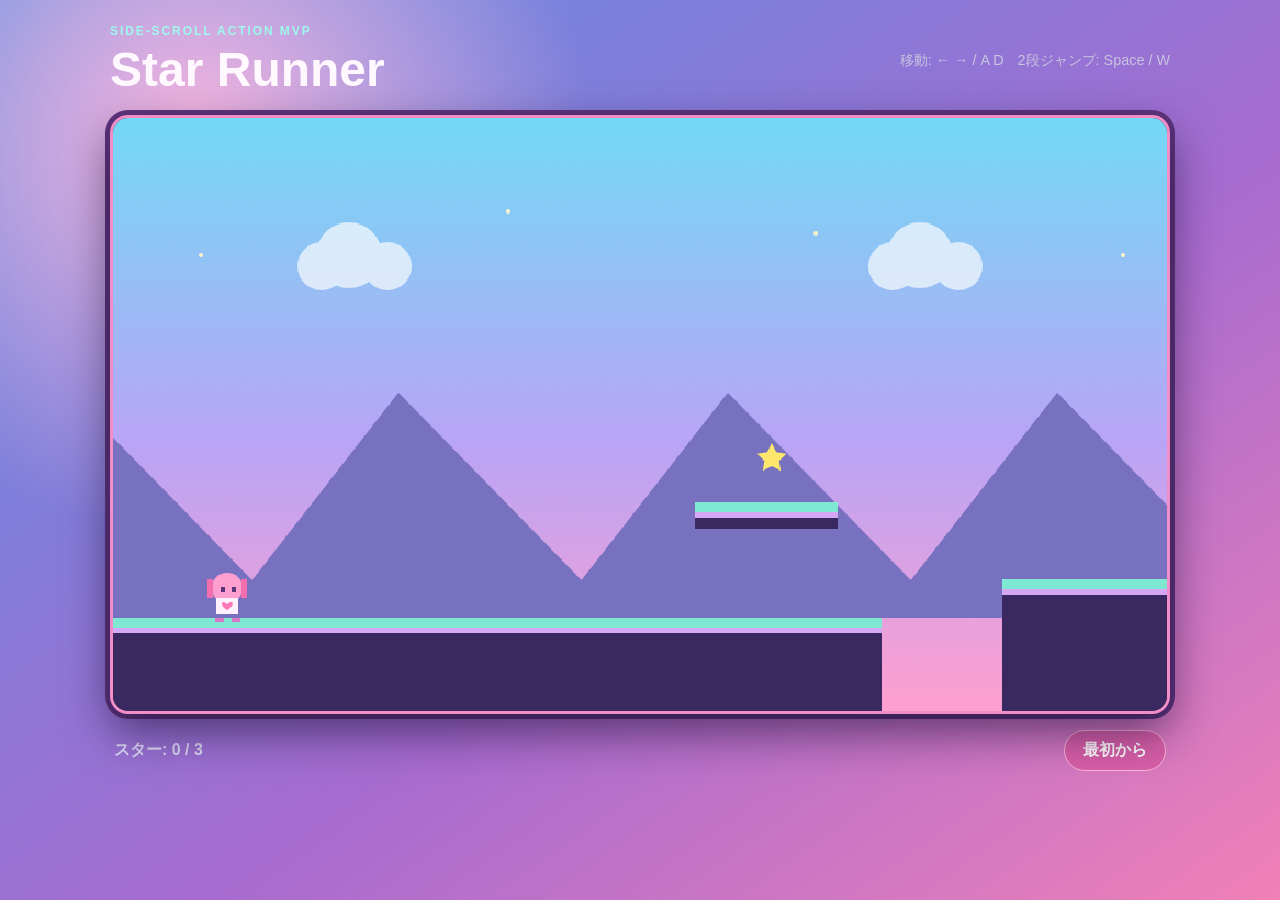
<file: index.html>
<!DOCTYPE html>
<html lang="ja">
<head>
    <meta charset="UTF-8">
    <meta name="viewport" content="width=device-width, initial-scale=1.0">
    <title>Star Runner</title>
    <link rel="stylesheet" href="style.css">
</head>
<body>
    <main class="game-shell">
        <header class="game-header">
            <div>
                <p class="eyebrow">SIDE-SCROLL ACTION MVP</p>
                <h1>Star Runner</h1>
            </div>
            <p class="controls">移動: ← → / A D　2段ジャンプ: Space / W</p>
        </header>

        <section class="game-frame" aria-label="Star Runner ゲーム画面">
            <canvas id="gameCanvas" width="960" height="540"></canvas>
            <div id="status" class="status" role="status" aria-live="polite"></div>
        </section>

        <div class="game-footer">
            <span id="progress">スター: 0 / 3</span>
            <button id="restartButton" type="button">最初から</button>
        </div>
    </main>
    <script src="game.js"></script>
</body>
</html>
</file>
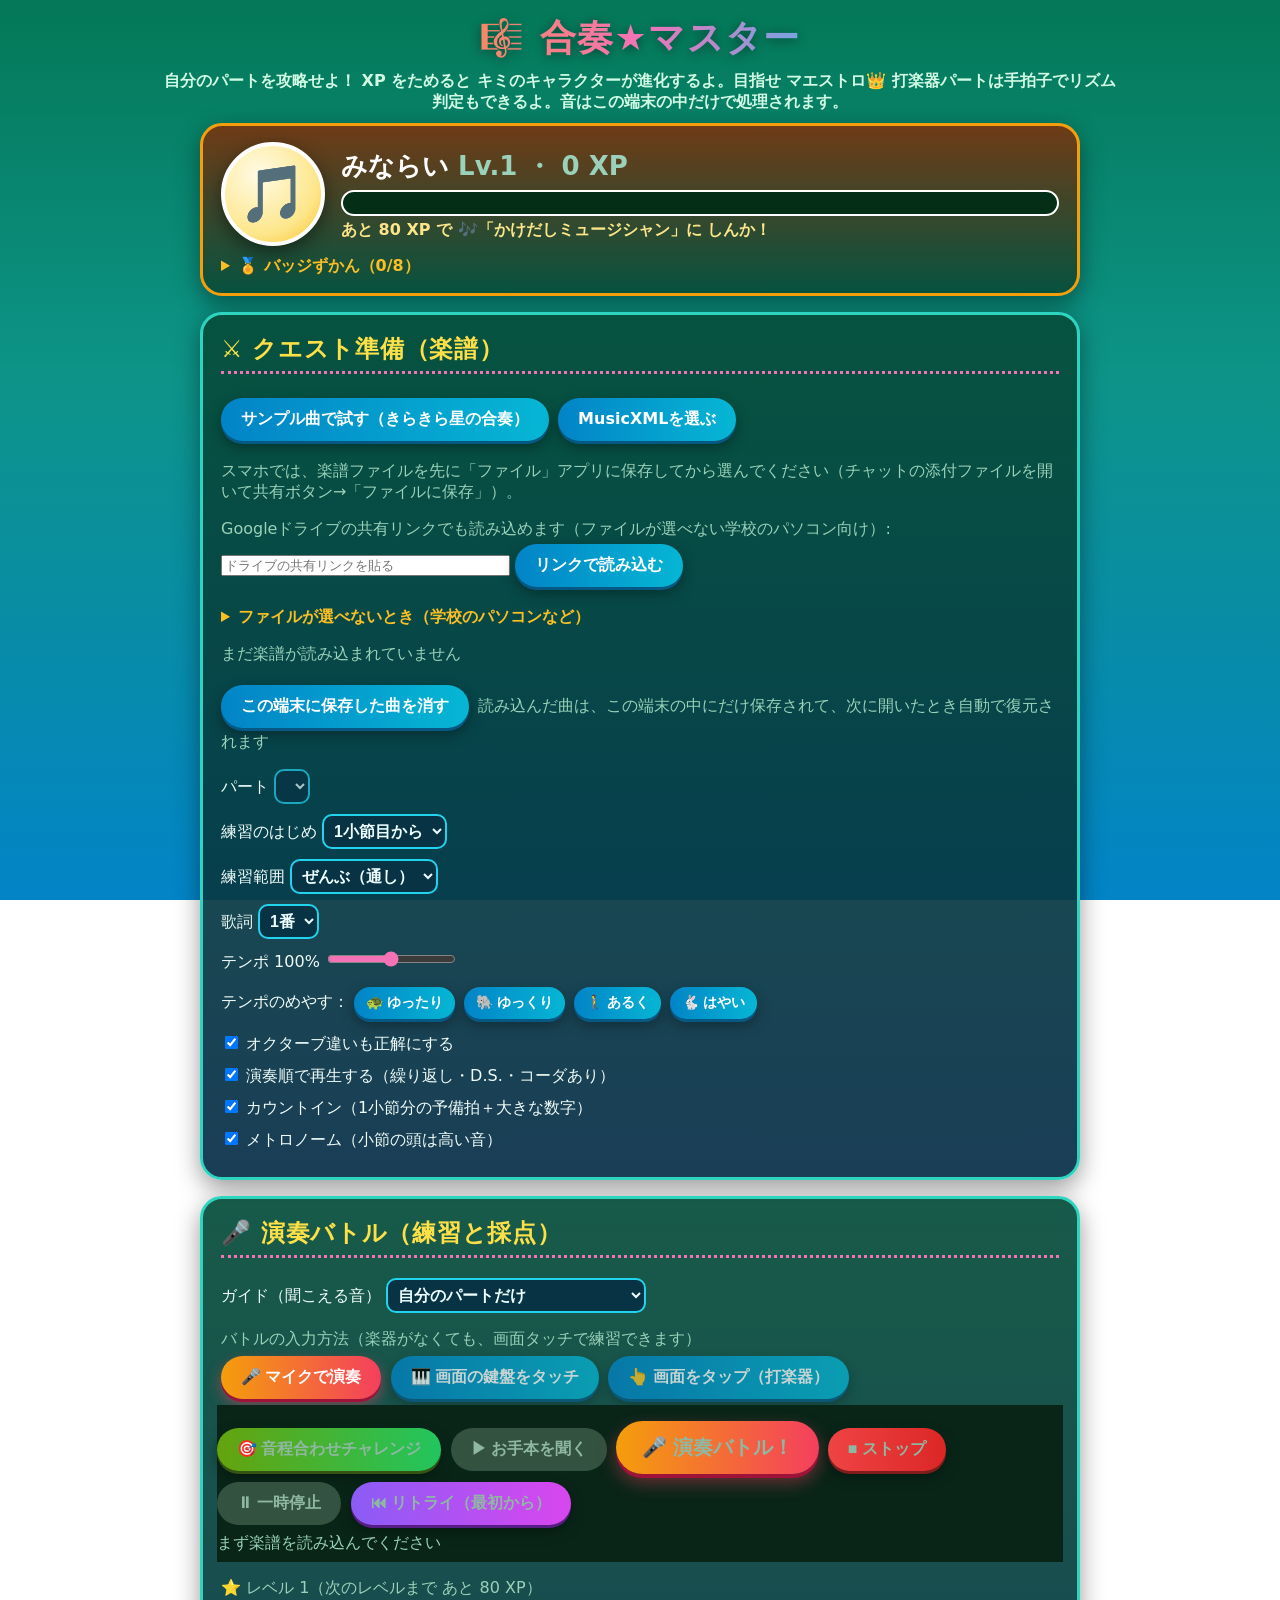
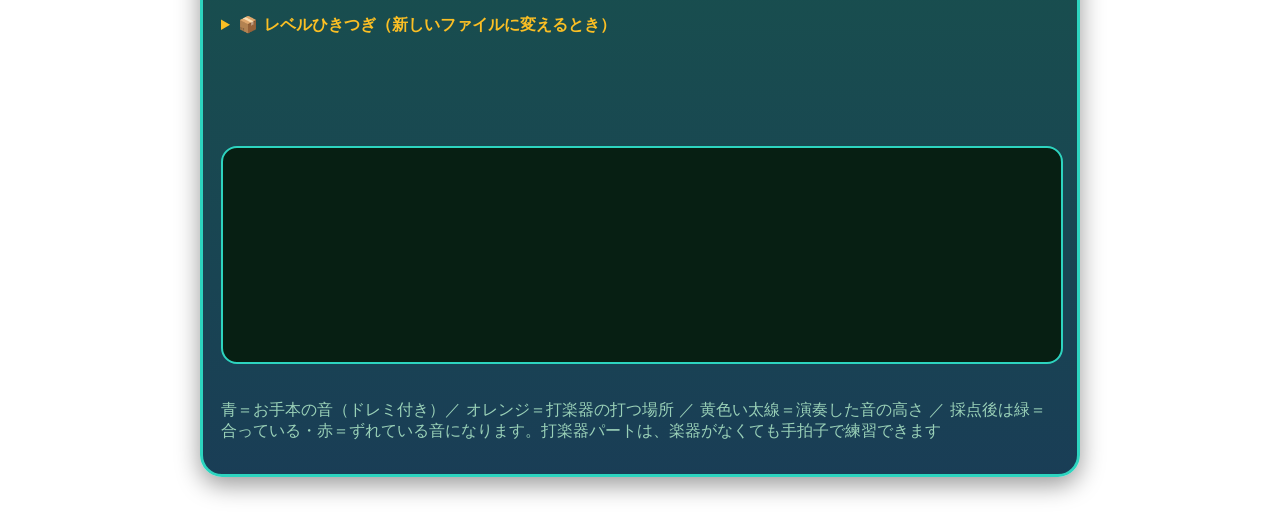
<file: ensemble-app/index.html>
<!doctype html>
<html lang="ja">
<head>
<meta charset="utf-8">
<meta name="viewport" content="width=device-width, initial-scale=1">
<title>合奏★マスター｜パート練習バトル</title>
<link rel="stylesheet" href="style.css">
</head>
<body>
<header>
  <h1>🎼 合奏★マスター</h1>
  <p>自分のパートを攻略せよ！ XP をためると キミのキャラクターが進化するよ。目指せ マエストロ👑 打楽器パートは手拍子でリズム判定もできるよ。音はこの端末の中だけで処理されます。</p>
</header>
<main>
  <section class="card charcard">
    <div class="charrow">
      <div id="charFace" class="charface">🎵</div>
      <div class="charinfo">
        <p class="charname"><span id="charStage">みならい</span> <span id="charLv" class="muted"></span></p>
        <div class="bar charbar"><div id="charBar"></div></div>
        <p id="charNext" class="charnext"></p>
      </div>
    </div>
    <details id="badgeBox"><summary>🏅 バッジずかん（<span id="badgeCount">0</span>/8）</summary><div id="badgeGrid"></div></details>
  </section>
  <section class="card">
    <h2>⚔️ クエスト準備（楽譜）</h2>
    <p>
      <button id="loadSample" type="button">サンプル曲で試す（きらきら星の合奏）</button>
      <label class="file">MusicXMLを選ぶ
        <input id="fileInput" type="file" hidden>
      </label>
    </p>
    <p class="muted">スマホでは、楽譜ファイルを先に「ファイル」アプリに保存してから選んでください（チャットの添付ファイルを開いて共有ボタン→「ファイルに保存」）。</p>
    <p class="muted">Googleドライブの共有リンクでも読み込めます（ファイルが選べない学校のパソコン向け）:
      <input id="driveUrl" type="text" size="34" placeholder="ドライブの共有リンクを貼る">
      <button id="driveLoad" type="button">リンクで読み込む</button>
      <span id="driveStatus" class="muted"></span>
    </p>
    <details>
      <summary>ファイルが選べないとき（学校のパソコンなど）</summary>
      <p class="muted">学校のパソコンでは、セキュリティでファイル選択が止められることがあります。そのときは: ①楽譜ファイル（.xml）をメモ帳などで開く ② Ctrl+A → Ctrl+C で全部コピー ③ 下の欄に Ctrl+V で貼り付けて「読み込む」を押す。貼り付けた内容はこの端末の中だけで使われ、どこにも送信されません。</p>
      <p><textarea id="pasteArea" rows="4" placeholder="ここに楽譜ファイル（MusicXML）の中身を貼り付け"></textarea></p>
      <p><button id="pasteLoad" type="button">貼り付けた楽譜を読み込む</button> <span id="pasteStatus" class="muted"></span></p>
    </details>
    <p id="songTitle" class="muted">まだ楽譜が読み込まれていません</p>
    <p><button id="forgetSong" type="button" hidden>この端末に保存した曲を消す</button> <span class="muted">読み込んだ曲は、この端末の中にだけ保存されて、次に開いたとき自動で復元されます</span></p>
    <label>パート
      <select id="partSelect" disabled></select>
    </label>
    <label>練習のはじめ
      <select id="startMeasure"><option value="1">1小節目から</option></select>
    </label>
    <label id="rangeWrap" hidden>練習範囲
      <select id="rangeSelect"><option value="all">ぜんぶ（通し）</option></select>
    </label>
    <p id="sectionWrap" hidden>部分練習（場所えらび） <span id="sectionBtns"></span></p>
    <label id="verseWrap">歌詞
      <select id="verseSelect"><option value="1">1番</option><option value="2">2番</option></select>
    </label>
    <label>テンポ <span id="tempoVal">100</span>%
      <input id="tempo" type="range" min="50" max="150" value="100">
    </label>
    <p class="tempobtns">テンポのめやす：
      <button type="button" class="tempobtn" data-tempo="55">🐢 ゆったり</button>
      <button type="button" class="tempobtn" data-tempo="70">🐘 ゆっくり</button>
      <button type="button" class="tempobtn" data-tempo="85">🚶 あるく</button>
      <button type="button" class="tempobtn" data-tempo="100">🐇 はやい</button>
    </p>
    <label><input id="octaveOk" type="checkbox" checked> オクターブ違いも正解にする</label>
    <label id="orderWrap" hidden><input id="orderMode" type="checkbox" checked> 演奏順で再生する（繰り返し・D.S.・コーダあり）</label>
    <label><input id="countIn" type="checkbox" checked> カウントイン（1小節分の予備拍＋大きな数字）</label>
    <label><input id="metronome" type="checkbox" checked> メトロノーム（小節の頭は高い音）</label>
  </section>

  <section class="card">
    <h2 id="battleHead">🎤 演奏バトル（練習と採点）</h2>
    <p><label>ガイド（聞こえる音）
      <select id="guideSelect">
        <option value="own">自分のパートだけ</option>
        <option value="all">全パート（自分以外は小さめ）</option>
        <option value="others">自分以外のパート（上級）</option>
        <option value="metro">メトロノームだけ（最上級）</option>
      </select>
    </label></p>
    <div id="inputPick">
      <p class="muted" style="margin:4px 0 2px">バトルの入力方法（楽器がなくても、画面タッチで練習できます）</p>
      <p style="margin:2px 0">
        <button id="inMicBtn" type="button" class="inbtn sel">🎤 マイクで演奏</button>
        <button id="inKbBtn" type="button" class="inbtn" hidden>🎹 画面の鍵盤をタッチ</button>
        <button id="inPadBtn" type="button" class="inbtn" hidden>👆 画面をタップ（打楽器）</button>
      </p>
      <input id="kbMode" type="checkbox" hidden>
      <input id="padMode" type="checkbox" hidden>
    </div>
    <div class="controls">
      <p>
        <button id="warmupBtn" type="button" disabled>🎯 音程合わせチャレンジ</button>
        <button id="playModel" type="button" disabled>▶ お手本を聞く</button>
        <button id="singBtn" type="button" disabled>🎤 演奏バトル！</button>
        <button id="stopBtn" type="button" disabled>■ ストップ</button>
        <button id="pauseBtn" type="button" disabled>⏸ 一時停止</button>
        <button id="restartBtn" type="button" disabled>⏮ リトライ（最初から）</button>
      </p>
      <p id="status" class="muted">まず楽譜を読み込んでください</p>
    </div>
    <p id="levelInfo" class="muted"></p>
    <details class="transfer">
      <summary>📦 レベルひきつぎ（新しいファイルに変えるとき）</summary>
      <p class="muted">今のレベル・バッジ・ベスト記録を「ひきつぎコード」で移せます。①このファイルで「コードを出す」を押して、コードを控える（全部コピー）→ ②新しいファイルを開いて、コードを貼って「コードで戻す」を押す。</p>
      <p><button type="button" id="exportBtn">コードを出す</button> <button type="button" id="importBtn">コードで戻す</button></p>
      <textarea id="transferCode" rows="3" style="width:100%;box-sizing:border-box" placeholder="ここにコードが出ます／戻すときはここに貼ってね"></textarea>
      <p id="transferMsg" class="muted"></p>
    </details>
    <p id="livePitch" class="live"></p>
    <p id="nowInfo" class="nowinfo"></p>
    <canvas id="roll" width="900" height="230"></canvas>
    <div id="kbWrap" hidden>
      <div id="kbKeys"></div>
      <p class="muted">金色に光った鍵盤が「次に押す音」。和音は光った鍵盤を全部押してね。パソコンでは、鍵盤に書かれた文字のキーでも弾けるよ（オクターブごとに同じ形：下の段がドレミファソラシ、上の段が次のドレミファソラシ）。お手本を聞いている間も、鍵盤を押して音を出せるよ。</p>
    </div>
    <div id="padWrap" hidden>
      <div id="padBtns"></div>
      <p class="muted">オレンジの音のタイミングで、大きなボタンをタップ（パソコンはスペースキーでもOK）。ボンゴは左（ドン）・右（ポン）の2つのボタンで打ち分けてね。マイクは使いません。</p>
    </div>
    <div id="lyricStrip" class="lyrics"></div>
    <p class="muted">青＝お手本の音（ドレミ付き）／ オレンジ＝打楽器の打つ場所 ／ 黄色い太線＝演奏した音の高さ ／ 採点後は緑＝合っている・赤＝ずれている音になります。打楽器パートは、楽器がなくても手拍子で練習できます</p>
  </section>

  <section class="card" id="warmupCard" hidden>
    <h2>🎯 音程合わせチャレンジ</h2>
    <p id="wuInfo" class="muted">お手本の音を聞いて、自分の楽器で同じ高さを出してみよう。全5問。</p>
    <p id="wuTarget" class="nowinfo"></p>
    <canvas id="wuGauge" width="900" height="130"></canvas>
    <p id="wuResult" class="game"></p>
    <p>
      <button id="wuStart" type="button">▶ スタート</button>
      <button id="wuQuit" type="button">やめる</button>
    </p>
  </section>

  <section class="card" id="resultCard" hidden>
    <h2>🏆 結果発表</h2>
    <p class="score"><span id="scoreNum">-</span> 点</p>
    <p id="gameResult" class="game"></p>
    <div class="bar"><div id="xpBar"></div></div>
    <p id="xpInfo" class="muted"></p>
    <p id="noteSummary"></p>
    <div id="noteStrip"></div>
    <p id="missHead" class="game" hidden>ずれた音だけ（タップすると、その場所から聞き直せるよ）</p>
    <ul id="missList"></ul>
    <details id="allNotes"><summary>すべての音の結果を見る</summary><ul id="noteResults"></ul></details>
    <div id="reviewBox" hidden>
      <p class="game">🔁 自分の演奏を聞き直そう</p>
      <p><audio id="reviewAudio" controls preload="auto"></audio></p>
      <p>
        <button id="reviewPlay" type="button">▶ 演奏に合わせてバーも再生</button>
        <button id="reviewStop" type="button" disabled>■ バー再生を止める</button>
      </p>
      <p class="muted">音程バー（緑＝合っていた音・赤＝ずれた音）を見ながら聞き直せます。上の「ずれた音だけ」のリストで音をタップすると、その場所から聞き直せます。録音はこの端末の中だけにあり、どこにも送られません。</p>
    </div>
  </section>
</main>
<div id="evoOverlay" hidden>
  <div class="evobox">
    <p class="evoemoji" id="evoEmoji">🎶</p>
    <p class="evotitle">✨ しんかした！ ✨</p>
    <p id="evoText" class="game"></p>
    <p><button id="evoClose" type="button">やったー！ 🎉</button></p>
  </div>
</div>
<script src="app.js"></script>
</body>
</html>
</file>
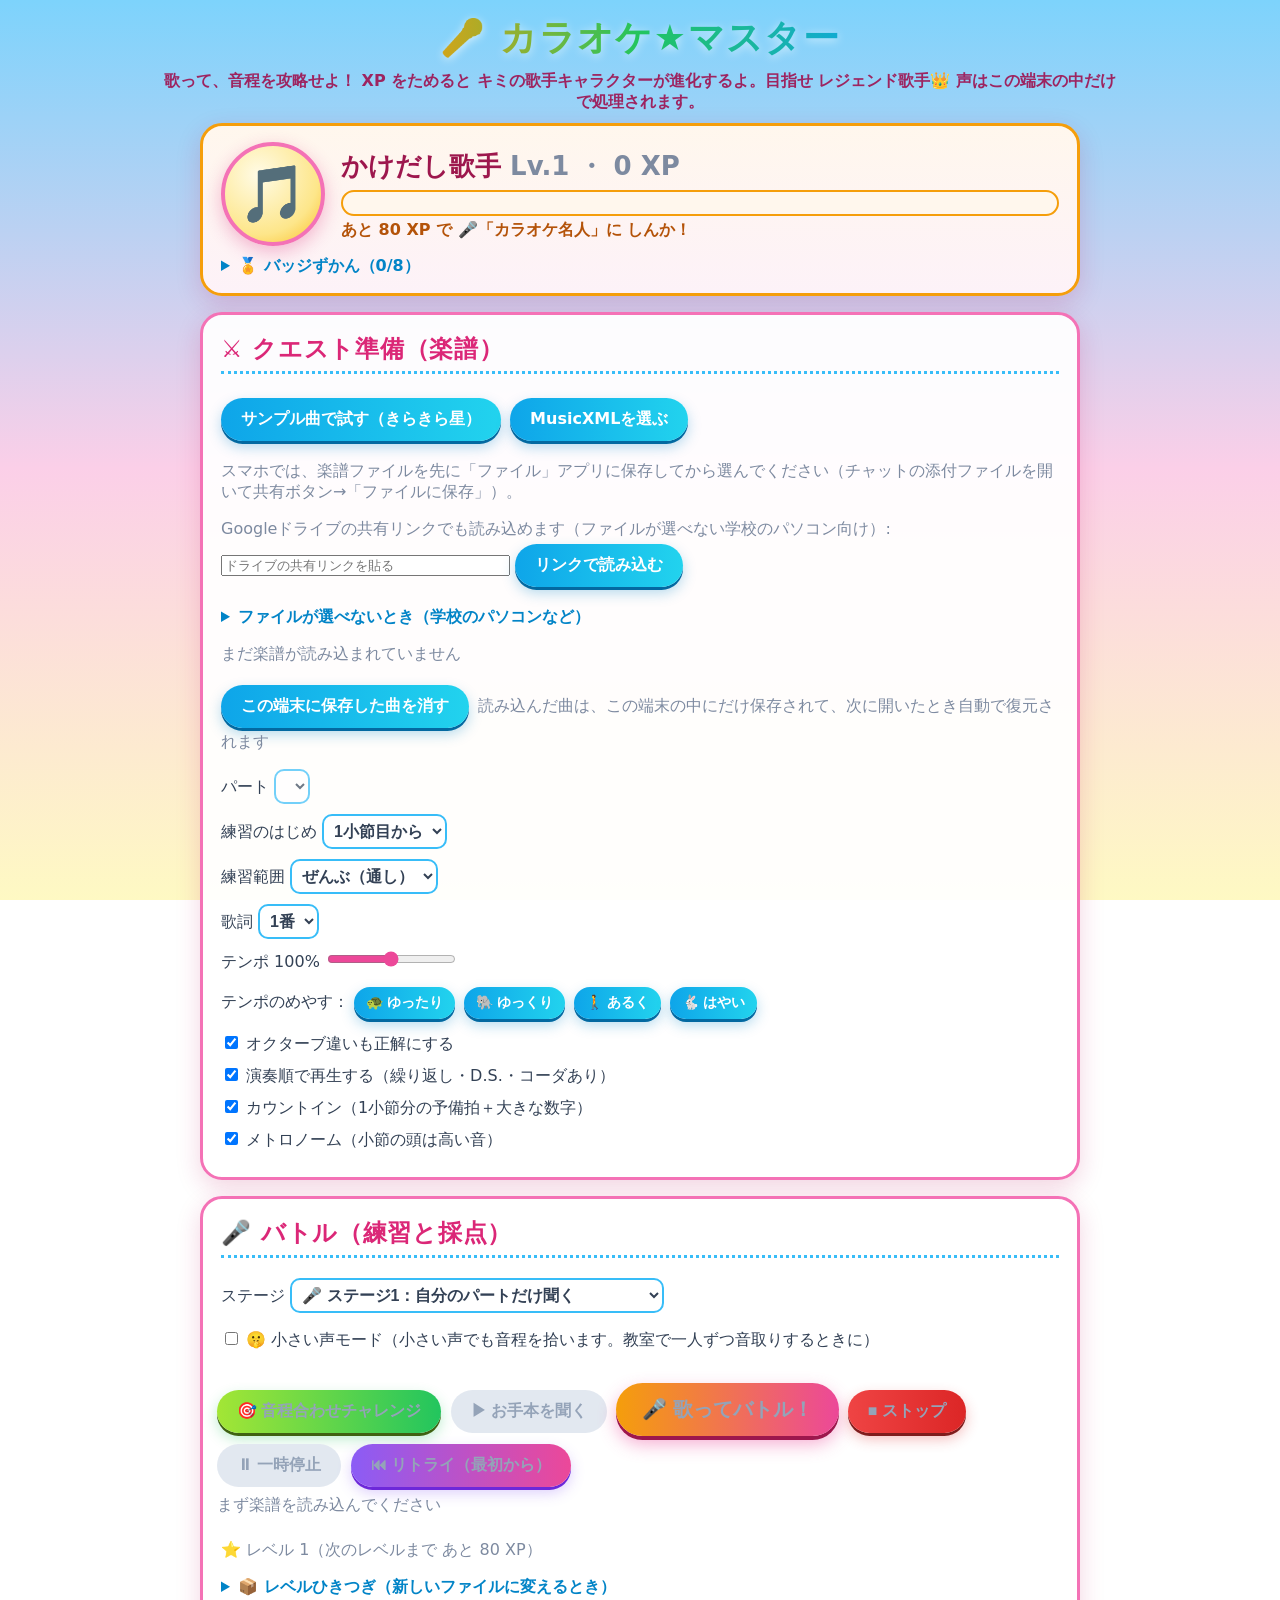
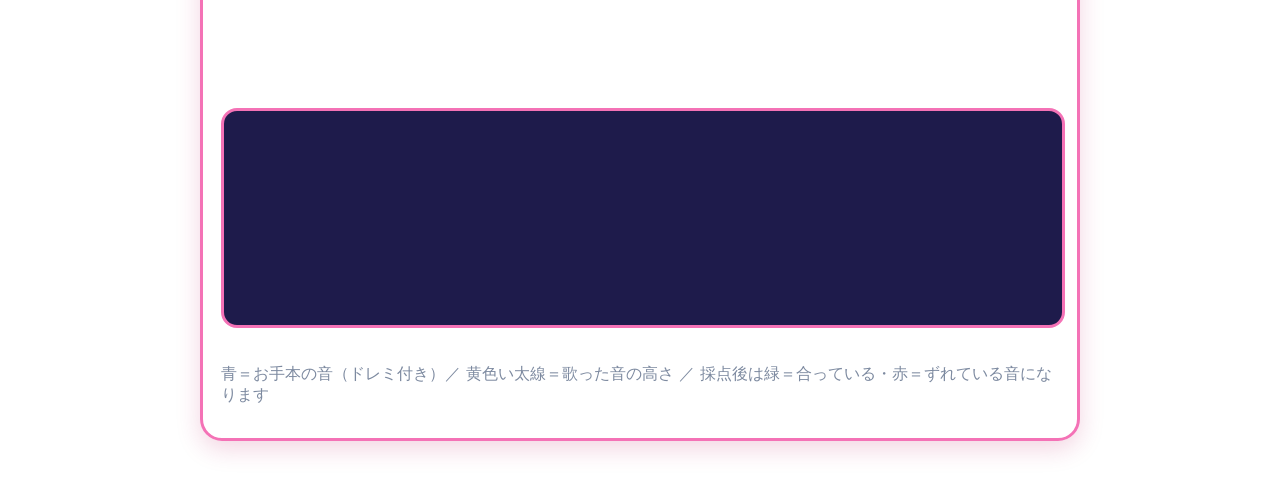
<file: karaoke-score-app/index.html>
<!doctype html>
<html lang="ja">
<head>
<meta charset="utf-8">
<meta name="viewport" content="width=device-width, initial-scale=1">
<title>カラオケ★マスター｜歌って音程バトル</title>
<link rel="stylesheet" href="style.css">
</head>
<body>
<header>
  <h1>🎤 カラオケ★マスター</h1>
  <p>歌って、音程を攻略せよ！ XP をためると キミの歌手キャラクターが進化するよ。目指せ レジェンド歌手👑 声はこの端末の中だけで処理されます。</p>
</header>
<main>
  <section class="card charcard">
    <div class="charrow">
      <div id="charFace" class="charface">🎵</div>
      <div class="charinfo">
        <p class="charname"><span id="charStage">かけだし歌手</span> <span id="charLv" class="muted"></span></p>
        <div class="bar charbar"><div id="charBar"></div></div>
        <p id="charNext" class="charnext"></p>
      </div>
    </div>
    <details id="badgeBox"><summary>🏅 バッジずかん（<span id="badgeCount">0</span>/8）</summary><div id="badgeGrid"></div></details>
  </section>
  <section class="card">
    <h2>⚔️ クエスト準備（楽譜）</h2>
    <p>
      <button id="loadSample" type="button">サンプル曲で試す（きらきら星）</button>
      <label class="file">MusicXMLを選ぶ
        <input id="fileInput" type="file" hidden>
      </label>
    </p>
    <p class="muted">スマホでは、楽譜ファイルを先に「ファイル」アプリに保存してから選んでください（チャットの添付ファイルを開いて共有ボタン→「ファイルに保存」）。</p>
    <p class="muted">Googleドライブの共有リンクでも読み込めます（ファイルが選べない学校のパソコン向け）:
      <input id="driveUrl" type="text" size="34" placeholder="ドライブの共有リンクを貼る">
      <button id="driveLoad" type="button">リンクで読み込む</button>
      <span id="driveStatus" class="muted"></span>
    </p>
    <details>
      <summary>ファイルが選べないとき（学校のパソコンなど）</summary>
      <p class="muted">学校のパソコンでは、セキュリティでファイル選択が止められることがあります。そのときは: ①楽譜ファイル（.xml）をメモ帳などで開く ② Ctrl+A → Ctrl+C で全部コピー ③ 下の欄に Ctrl+V で貼り付けて「読み込む」を押す。貼り付けた内容はこの端末の中だけで使われ、どこにも送信されません。</p>
      <p><textarea id="pasteArea" rows="4" placeholder="ここに楽譜ファイル（MusicXML）の中身を貼り付け"></textarea></p>
      <p><button id="pasteLoad" type="button">貼り付けた楽譜を読み込む</button> <span id="pasteStatus" class="muted"></span></p>
    </details>
    <p id="songTitle" class="muted">まだ楽譜が読み込まれていません</p>
    <p><button id="forgetSong" type="button" hidden>この端末に保存した曲を消す</button> <span class="muted">読み込んだ曲は、この端末の中にだけ保存されて、次に開いたとき自動で復元されます</span></p>
    <label>パート
      <select id="partSelect" disabled></select>
    </label>
    <label>練習のはじめ
      <select id="startMeasure"><option value="1">1小節目から</option></select>
    </label>
    <label id="rangeWrap" hidden>練習範囲
      <select id="rangeSelect"><option value="all">ぜんぶ（通し）</option></select>
    </label>
    <p id="sectionWrap" hidden>部分練習（場所えらび） <span id="sectionBtns"></span></p>
    <label>歌詞
      <select id="verseSelect"><option value="1">1番</option><option value="2">2番</option></select>
    </label>
    <label>テンポ <span id="tempoVal">100</span>%
      <input id="tempo" type="range" min="50" max="150" value="100">
    </label>
    <p class="tempobtns">テンポのめやす：
      <button type="button" class="tempobtn" data-tempo="55">🐢 ゆったり</button>
      <button type="button" class="tempobtn" data-tempo="70">🐘 ゆっくり</button>
      <button type="button" class="tempobtn" data-tempo="85">🚶 あるく</button>
      <button type="button" class="tempobtn" data-tempo="100">🐇 はやい</button>
    </p>
    <label><input id="octaveOk" type="checkbox" checked> オクターブ違いも正解にする</label>
    <label id="orderWrap" hidden><input id="orderMode" type="checkbox" checked> 演奏順で再生する（繰り返し・D.S.・コーダあり）</label>
    <label><input id="countIn" type="checkbox" checked> カウントイン（1小節分の予備拍＋大きな数字）</label>
    <label><input id="metronome" type="checkbox" checked> メトロノーム（小節の頭は高い音）</label>
  </section>

  <section class="card">
    <h2>🎤 バトル（練習と採点）</h2>
    <p><label>ステージ
      <select id="stageSelect">
        <option value="1">🎤 ステージ1：自分のパートだけ聞く</option>
        <option value="2">👫 ステージ2：上下両方のパートを聞く</option>
        <option value="3">🥷 ステージ3：相手のパートだけ聞く（上級）</option>
      </select>
    </label></p>
    <p><label><input id="quietMode" type="checkbox"> 🤫 小さい声モード（小さい声でも音程を拾います。教室で一人ずつ音取りするときに）</label></p>
    <div class="controls">
      <p>
        <button id="warmupBtn" type="button" disabled>🎯 音程合わせチャレンジ</button>
        <button id="playModel" type="button" disabled>▶ お手本を聞く</button>
        <button id="singBtn" type="button" disabled>🎤 歌ってバトル！</button>
        <button id="stopBtn" type="button" disabled>■ ストップ</button>
        <button id="pauseBtn" type="button" disabled>⏸ 一時停止</button>
        <button id="restartBtn" type="button" disabled>⏮ リトライ（最初から）</button>
      </p>
      <p id="status" class="muted">まず楽譜を読み込んでください</p>
    </div>
    <p id="levelInfo" class="muted"></p>
    <details class="transfer">
      <summary>📦 レベルひきつぎ（新しいファイルに変えるとき）</summary>
      <p class="muted">今のレベル・バッジ・ベスト記録を「ひきつぎコード」で移せます。①このファイルで「コードを出す」を押して、コードを控える（全部コピー）→ ②新しいファイルを開いて、コードを貼って「コードで戻す」を押す。</p>
      <p><button type="button" id="exportBtn">コードを出す</button> <button type="button" id="importBtn">コードで戻す</button></p>
      <textarea id="transferCode" rows="3" style="width:100%;box-sizing:border-box" placeholder="ここにコードが出ます／戻すときはここに貼ってね"></textarea>
      <p id="transferMsg" class="muted"></p>
    </details>
    <p id="livePitch" class="live"></p>
    <p id="nowInfo" class="nowinfo"></p>
    <canvas id="roll" width="900" height="230"></canvas>
    <div id="lyricStrip" class="lyrics"></div>
    <p class="muted">青＝お手本の音（ドレミ付き）／ 黄色い太線＝歌った音の高さ ／ 採点後は緑＝合っている・赤＝ずれている音になります</p>
  </section>

  <section class="card" id="warmupCard" hidden>
    <h2>🎯 音程合わせチャレンジ</h2>
    <p id="wuInfo" class="muted">お手本の音を聞いて、同じ高さで歌ってみよう。全5問。</p>
    <p id="wuTarget" class="nowinfo"></p>
    <canvas id="wuGauge" width="900" height="130"></canvas>
    <p id="wuResult" class="game"></p>
    <p>
      <button id="wuStart" type="button">▶ スタート</button>
      <button id="wuQuit" type="button">やめる</button>
    </p>
  </section>

  <section class="card" id="resultCard" hidden>
    <h2>🏆 結果発表</h2>
    <p class="score"><span id="scoreNum">-</span> 点</p>
    <p id="gameResult" class="game"></p>
    <div class="bar"><div id="xpBar"></div></div>
    <p id="xpInfo" class="muted"></p>
    <p id="noteSummary"></p>
    <div id="noteStrip"></div>
    <p id="missHead" class="game" hidden>ずれた音だけ（タップすると、その場所から聞き直せるよ）</p>
    <ul id="missList"></ul>
    <details id="allNotes"><summary>すべての音の結果を見る</summary><ul id="noteResults"></ul></details>
    <div id="reviewBox" hidden>
      <p class="game">🔁 自分の歌を聞き直そう</p>
      <p><audio id="reviewAudio" controls preload="auto"></audio></p>
      <p>
        <button id="reviewPlay" type="button">▶ 歌声に合わせてバーも再生</button>
        <button id="reviewStop" type="button" disabled>■ バー再生を止める</button>
      </p>
      <p class="muted">音程バー（緑＝合っていた音・赤＝ずれた音）と歌詞を見ながら聞き直せます。上の「ずれた音だけ」のリストで音をタップすると、その場所から聞き直せます。録音はこの端末の中だけにあり、どこにも送られません。</p>
    </div>
  </section>
</main>
<div id="evoOverlay" hidden>
  <div class="evobox">
    <p class="evoemoji" id="evoEmoji">🎤</p>
    <p class="evotitle">✨ しんかした！ ✨</p>
    <p id="evoText" class="game"></p>
    <p><button id="evoClose" type="button">やったー！ 🎉</button></p>
  </div>
</div>
<script src="app.js"></script>
</body>
</html>
</file>
<file: style.css>
:root {
    color-scheme: dark;
    font-family: "Trebuchet MS", "Yu Gothic", sans-serif;
    background: #5d3d91;
    color: #fff8ff;
}

* {
    box-sizing: border-box;
}

body {
    min-height: 100vh;
    margin: 0;
    padding: 24px;
    background:
        radial-gradient(circle at 15% 15%, #f7b6df 0, transparent 30%),
        linear-gradient(145deg, #5b8fe4, #a66bd0 58%, #f080b7);
}

.game-shell {
    width: min(100%, 1060px);
    margin: 0 auto;
}

.game-header,
.game-footer {
    display: flex;
    align-items: center;
    justify-content: space-between;
    gap: 16px;
}

.eyebrow {
    margin: 0 0 4px;
    color: #9ff8ec;
    font-size: 0.75rem;
    font-weight: bold;
    letter-spacing: 0.16em;
}

h1 {
    margin: 0 0 18px;
    font-size: clamp(1.8rem, 5vw, 3rem);
}

.controls {
    margin: 0 0 18px;
    color: #c7c4df;
    font-size: 0.9rem;
    text-align: right;
}

.game-frame {
    position: relative;
    overflow: hidden;
    border: 3px solid #f18ec7;
    border-radius: 18px;
    background: #251b4d;
    box-shadow: 0 18px 45px #180d3099, 0 0 0 5px #5e347d;
}

canvas {
    display: block;
    width: 100%;
    height: auto;
    image-rendering: pixelated;
}

.status {
    position: absolute;
    inset: 0;
    display: grid;
    place-items: center;
    padding: 24px;
    background: #0c1024cc;
    color: #fff;
    font-size: clamp(1.3rem, 4vw, 2.4rem);
    font-weight: bold;
    text-align: center;
    text-shadow: 0 3px #261951;
}

.status:empty {
    display: none;
}

.game-footer {
    padding: 16px 4px;
    color: #dedaf4;
    font-weight: bold;
}

button {
    border: 1px solid #ffb6dc;
    border-radius: 999px;
    padding: 9px 18px;
    background: #d85fa8;
    color: #fff;
    cursor: pointer;
    font: inherit;
}

button:hover,
button:focus-visible {
    background: #ed78bb;
}

@media (max-width: 620px) {
    body {
        padding: 12px;
    }

    .game-header {
        display: block;
    }

    .controls {
        margin-top: -8px;
        text-align: left;
    }
}
</file>
<file: ensemble-app/style.css>
body{font-family:"Hiragino Maru Gothic ProN","M PLUS Rounded 1c",system-ui,-apple-system,"Hiragino Sans",sans-serif;margin:0;background:linear-gradient(180deg,#047857 0%,#0d9488 42%,#0284c7 100%);background-attachment:fixed;color:#f0fdf9;min-height:100vh}
header{padding:14px 16px 2px;max-width:960px;margin:auto;text-align:center}
header h1{font-size:36px;margin:0;letter-spacing:.04em;font-weight:900;background:linear-gradient(90deg,#fde047,#fb923c,#f472b6,#38bdf8,#fde047);-webkit-background-clip:text;background-clip:text;color:transparent;filter:drop-shadow(0 2px 6px rgba(0,0,0,.45))}
header p{color:#d1fae5;margin:8px 0 0;font-weight:600}
main{max-width:880px;margin:auto;padding:8px 16px 40px;display:grid;gap:16px}
audio{width:100%}
#noteResults li.miss{cursor:pointer;text-decoration:underline dotted}
#noteResults li.miss:hover{color:#fcd34d}
.card{background:linear-gradient(180deg,rgba(6,78,59,.93),rgba(8,47,73,.93));border:3px solid #2dd4bf;border-radius:22px;padding:16px 18px;box-shadow:0 8px 24px rgba(0,0,0,.4);min-width:0}
.card h2{margin-top:2px;color:#fde047;letter-spacing:.03em;border-bottom:3px dotted #f472b6;padding-bottom:6px}
button,.file{display:inline-block;background:linear-gradient(90deg,#0284c7,#06b6d4);color:#fff;border:0;border-radius:999px;padding:11px 20px;font-size:16px;font-weight:800;cursor:pointer;margin:4px 4px 4px 0;box-shadow:0 3px 0 #075985,0 6px 14px rgba(0,0,0,.35)}
button:active{transform:translateY(2px) scale(.98);box-shadow:0 1px 0 #075985}
button:disabled{background:#33523f;color:#8fb8a2;cursor:default;box-shadow:none}
button#singBtn{background:linear-gradient(90deg,#f59e0b,#f43f5e);font-size:20px;padding:13px 26px;box-shadow:0 4px 0 #9f1239,0 8px 18px rgba(244,63,94,.45)}
button#warmupBtn{background:linear-gradient(90deg,#65a30d,#22c55e);box-shadow:0 3px 0 #365314,0 6px 14px rgba(0,0,0,.35)}
button#stopBtn{background:linear-gradient(90deg,#ef4444,#dc2626);box-shadow:0 3px 0 #7f1d1d,0 6px 14px rgba(0,0,0,.35)}
button#restartBtn{background:linear-gradient(90deg,#8b5cf6,#d946ef);box-shadow:0 3px 0 #581c87,0 6px 14px rgba(0,0,0,.35)}
label{display:block;margin:10px 0}
select{font-size:16px;padding:6px;background:#083344;color:#ecfeff;border:2px solid #22d3ee;border-radius:10px;font-weight:700}
input[type=range]{accent-color:#f472b6}
.muted{color:#9ad1b8}.live{font-size:19px;font-weight:700;min-height:30px;color:#fde047}
canvas{width:100%;height:auto;background:#071f13;border:2px solid #2dd4bf;border-radius:16px}
.score{font-size:28px}.score span{font-size:56px;font-weight:900;color:#facc15;text-shadow:0 0 18px rgba(250,204,21,.45)}
#noteResults{line-height:1.8}
.nowinfo{font-size:30px;font-weight:800;min-height:40px;margin:2px 0;color:#fbbf24}
.lyrics{font-size:22px;line-height:1.9;padding:8px 4px;overflow-x:auto;white-space:nowrap;min-width:0;max-width:100%}
.lyrics span{display:inline-block;padding:2px 3px;border-radius:6px;color:#84a98f;transition:all .1s}
.lyrics span.on{background:#fde047;color:#111;font-weight:800;transform:scale(1.22)}
.controls{position:sticky;top:0;z-index:20;background:rgba(9,36,22,.96);padding:8px 0 4px;margin:0 -4px}
.controls p{margin:4px 0}
.lyrics span.done{color:#34d399}
.game{font-size:22px;font-weight:700;line-height:1.7}
.bar{background:#052e16;border:2px solid #f59e0b;border-radius:999px;height:18px;overflow:hidden;margin:8px 0}
#xpBar{background:linear-gradient(90deg,#f43f5e,#f59e0b,#22c55e,#38bdf8);height:100%;width:0%;transition:width .6s}
textarea{width:100%;font-size:12px;padding:6px;box-sizing:border-box;background:#083344;color:#ecfeff;border:2px solid #22d3ee;border-radius:10px}
details{margin-top:8px}
summary{cursor:pointer;color:#fbbf24;font-weight:700}
/* 背の低い画面（Chromebook等）では詰めて、音程バーと歌詞を1画面に収める */
@media (max-height:860px){
  header{padding:6px 12px 0}
  header h1{font-size:26px}
  header p{display:none}
  main{gap:10px;padding-top:4px}
  .card{padding:10px 12px}
  .card h2{font-size:17px;margin:0 0 4px;padding-bottom:3px}
  .nowinfo{font-size:24px;min-height:32px}
  .live{font-size:16px;min-height:24px}
  .lyrics{font-size:18px;line-height:1.6;padding:4px 2px}
  button{padding:8px 14px;font-size:14px}
  button#singBtn{font-size:16px;padding:10px 20px}
  label{margin:6px 0}
  .charface{width:64px;height:64px;font-size:38px}
  .charname{font-size:20px}
  .charnext{font-size:13px}
  .badge{min-width:76px}
  .badge .bhint{display:none}
}
#noteStrip{display:flex;gap:1px;height:20px;margin:6px 0 10px;overflow:hidden;border-radius:6px;background:#0a2e1c}
#noteStrip i{display:block;height:100%}
#missList{line-height:1.8}
#missList li.miss{cursor:pointer;text-decoration:underline dotted}
#allNotes summary{cursor:pointer;color:#fbbf24;margin-top:6px}
.secbtn{font-size:1.15em;font-weight:800;padding:8px 18px;margin:2px;border-radius:999px;border:2px solid #f472b6;background:#083344;color:#fbcfe8;cursor:pointer}
.secbtn.on{background:linear-gradient(90deg,#ec4899,#f59e0b);color:#fff;box-shadow:0 0 12px rgba(244,114,182,.7)}
/* 鍵盤モード */
#kbKeys{position:relative;height:118px;background:#081f14;border:1px solid #1f5c3d;border-radius:10px;overflow:hidden;touch-action:none;user-select:none;-webkit-user-select:none;-webkit-touch-callout:none;margin-top:6px}
#kbKeys .kbw,#kbKeys .kbb{-webkit-touch-callout:none}
#kbKeys .kbw{position:absolute;top:0;height:100%;background:linear-gradient(180deg,#e9e4d2,#fbf8ec);border-right:1px solid #9aa48f;border-bottom-left-radius:5px;border-bottom-right-radius:5px;box-sizing:border-box;cursor:pointer}
#kbKeys .kbw span{position:absolute;bottom:4px;left:0;right:0;text-align:center;font-size:11px;color:#7c6a2f;font-weight:700;pointer-events:none}
#kbKeys .kbb{position:absolute;top:0;height:58%;background:linear-gradient(180deg,#2a3a30,#060d09);border-bottom-left-radius:4px;border-bottom-right-radius:4px;z-index:2;cursor:pointer;box-shadow:0 3px 5px rgba(0,0,0,.5)}
#kbKeys .kbw.next{background:linear-gradient(180deg,#fcd34d,#fde68a)}
#kbKeys .kbb.next{background:linear-gradient(180deg,#d97706,#b45309)}
#kbKeys .kbw.now{background:linear-gradient(180deg,#f59e0b,#fbbf24);box-shadow:inset 0 0 0 2px #fff7d6}
#kbKeys .kbb.now{background:linear-gradient(180deg,#f59e0b,#d97706);box-shadow:inset 0 0 0 2px #fff7d6}
#kbKeys .hit{background:#34d399 !important}
#kbKeys .miss{background:#f87171 !important}
.inbtn{opacity:.75}
.inbtn.sel{background:linear-gradient(90deg,#f59e0b,#f43f5e);opacity:1;box-shadow:0 3px 0 #9f1239,0 6px 14px rgba(244,63,94,.5)}
#kbKeys .kbl{position:absolute;bottom:19px;left:0;right:0;text-align:center;font-size:10px;color:#a16207;font-weight:700;pointer-events:none}
#kbKeys .kbb .kbl{bottom:3px;color:#fde68a;font-size:9px}
#padBtns{display:flex;gap:10px;margin-top:8px}
.padbtn{flex:1 1 0;font-size:30px;font-weight:900;text-align:center;padding:30px 8px;border-radius:16px;color:#fff;cursor:pointer;user-select:none;-webkit-user-select:none;-webkit-touch-callout:none;touch-action:none}
.padbtn.padOne{background:linear-gradient(180deg,#ea580c,#c2410c);box-shadow:0 4px 14px rgba(234,88,12,.45)}
.padbtn.padL{background:linear-gradient(180deg,#0284c7,#0369a1);box-shadow:0 4px 14px rgba(2,132,199,.5)}
.padbtn.padR{background:linear-gradient(180deg,#ec4899,#be185d);box-shadow:0 4px 14px rgba(236,72,153,.5)}
.padbtn.hit{filter:brightness(1.6)}
.tempobtns{margin:2px 0 6px}
.tempobtn{font-size:14px;padding:7px 12px}


/* キャラクター成長カード */
.charcard{border-color:#f59e0b;background:linear-gradient(180deg,rgba(120,53,15,.92),rgba(6,78,59,.93))}
.charrow{display:flex;gap:16px;align-items:center}
.charface{flex:0 0 auto;width:96px;height:96px;border-radius:50%;background:radial-gradient(circle at 35% 30%,#fffbe6,#fde68a 65%,#fbbf24);border:4px solid #fff;box-shadow:0 6px 18px rgba(0,0,0,.45);display:flex;align-items:center;justify-content:center;font-size:56px;animation:bob 2.4s ease-in-out infinite}
@keyframes bob{0%,100%{transform:translateY(0)}50%{transform:translateY(-6px)}}
.charinfo{flex:1 1 auto;min-width:0}
.charname{font-size:26px;font-weight:900;margin:2px 0 6px;color:#fff}
.charbar{height:22px;border-color:#fff;margin:4px 0}
#charBar{background:linear-gradient(90deg,#f43f5e,#f59e0b,#22c55e,#38bdf8,#a78bfa);height:100%;width:0%;transition:width .8s}
.charnext{font-size:16px;font-weight:800;color:#fde68a;margin:4px 0 0}
#badgeBox{margin-top:10px}
#badgeGrid{display:flex;flex-wrap:wrap;gap:8px;margin-top:8px}
.badge{width:calc(25% - 8px);min-width:96px;box-sizing:border-box;background:rgba(255,255,255,.08);border:2px solid #fbbf24;border-radius:14px;padding:8px 4px;text-align:center}
.badge.locked{border-color:#52796f;filter:grayscale(1);opacity:.55}
.badge .bemoji{font-size:30px;line-height:1.15}
.badge .bname{font-size:12px;font-weight:800;color:#fff}
.badge .bhint{font-size:10px;color:#cdeac0}
/* 進化のお祝い */
#evoOverlay{position:fixed;inset:0;background:rgba(2,20,14,.72);z-index:200;display:flex;align-items:center;justify-content:center;overflow:hidden}
#evoOverlay[hidden]{display:none}
.evobox{background:linear-gradient(180deg,#065f46,#0d9488);border:4px solid #fde047;border-radius:26px;padding:28px 34px;text-align:center;box-shadow:0 18px 50px rgba(0,0,0,.6);max-width:86vw}
.evoemoji{font-size:104px;margin:0;line-height:1.1;animation:evopop .9s ease}
@keyframes evopop{0%{transform:scale(.2) rotate(-14deg)}55%{transform:scale(1.25) rotate(6deg)}100%{transform:scale(1)}}
.evotitle{font-size:30px;font-weight:900;color:#fde047;margin:6px 0}
.confetti{position:absolute;top:-48px;font-size:24px;pointer-events:none;animation-name:cfall;animation-timing-function:linear;animation-fill-mode:forwards;z-index:201}
@keyframes cfall{to{transform:translateY(110vh) rotate(340deg)}}
</file>
<file: karaoke-score-app/style.css>
body{font-family:"Hiragino Maru Gothic ProN","M PLUS Rounded 1c",system-ui,-apple-system,"Hiragino Sans",sans-serif;margin:0;background:linear-gradient(180deg,#7dd3fc 0%,#fbcfe8 52%,#fef9c3 100%);background-attachment:fixed;color:#334155;min-height:100vh}
header{padding:14px 16px 2px;max-width:960px;margin:auto;text-align:center}
header h1{font-size:36px;margin:0;letter-spacing:.04em;font-weight:900;background:linear-gradient(90deg,#ec4899,#f59e0b,#22c55e,#0ea5e9,#ec4899);-webkit-background-clip:text;background-clip:text;color:transparent;filter:drop-shadow(0 2px 5px rgba(255,255,255,.65))}
header p{color:#9d2460;margin:8px 0 0;font-weight:700}
main{max-width:880px;margin:auto;padding:8px 16px 40px;display:grid;gap:16px}
audio{width:100%}
#noteResults li.miss{cursor:pointer;text-decoration:underline dotted}
#noteResults li.miss:hover{color:#e11d48}
.card{background:rgba(255,255,255,.94);border:3px solid #f472b6;border-radius:22px;padding:16px 18px;box-shadow:0 8px 24px rgba(190,24,93,.18);min-width:0}
.card h2{margin-top:2px;color:#db2777;letter-spacing:.03em;border-bottom:3px dotted #38bdf8;padding-bottom:6px}
button,.file{display:inline-block;background:linear-gradient(90deg,#0ea5e9,#22d3ee);color:#fff;border:0;border-radius:999px;padding:11px 20px;font-size:16px;font-weight:800;cursor:pointer;margin:4px 4px 4px 0;box-shadow:0 3px 0 #0369a1,0 6px 14px rgba(2,132,199,.3)}
button:active{transform:translateY(2px) scale(.98);box-shadow:0 1px 0 #0369a1}
button:disabled{background:#e2e8f0;color:#94a3b8;cursor:default;box-shadow:none}
button#singBtn{background:linear-gradient(90deg,#f59e0b,#ec4899);font-size:20px;padding:13px 26px;box-shadow:0 4px 0 #9d174d,0 8px 18px rgba(236,72,153,.45)}
button#warmupBtn{background:linear-gradient(90deg,#a3e635,#22c55e);box-shadow:0 3px 0 #3f6212,0 6px 14px rgba(34,197,94,.3)}
button#stopBtn{background:linear-gradient(90deg,#ef4444,#dc2626);box-shadow:0 3px 0 #7f1d1d,0 6px 14px rgba(220,38,38,.3)}
button#restartBtn{background:linear-gradient(90deg,#8b5cf6,#ec4899);box-shadow:0 3px 0 #6d28d9,0 6px 14px rgba(139,92,246,.3)}
label{display:block;margin:10px 0}
select{font-size:16px;padding:6px;background:#fff;color:#334155;border:2px solid #38bdf8;border-radius:10px;font-weight:700}
input[type=range]{accent-color:#ec4899}
.muted{color:#7d8aa0}.live{font-size:19px;font-weight:800;min-height:30px;color:#d97706}
canvas{width:100%;height:auto;background:#1e1b4b;border:3px solid #f472b6;border-radius:16px}
.score{font-size:28px}.score span{font-size:56px;font-weight:900;color:#f59e0b;text-shadow:0 2px 0 #fde68a,0 0 18px rgba(245,158,11,.35)}
#noteResults{line-height:1.8}
.nowinfo{font-size:30px;font-weight:800;min-height:40px;margin:2px 0;color:#db2777}
.lyrics{font-size:22px;line-height:1.9;padding:8px 4px;overflow-x:auto;white-space:nowrap;min-width:0;max-width:100%}
.lyrics span{display:inline-block;padding:2px 3px;border-radius:6px;color:#94a3b8;transition:all .1s}
.lyrics span.on{background:#fde047;color:#111;font-weight:800;transform:scale(1.22)}
.controls{position:sticky;top:0;z-index:20;background:rgba(255,255,255,.96);padding:8px 0 4px;margin:0 -4px}
.controls p{margin:4px 0}
.lyrics span.done{color:#059669}
.game{font-size:22px;font-weight:700;line-height:1.7}
.bar{background:#fff7ed;border:2px solid #f59e0b;border-radius:999px;height:18px;overflow:hidden;margin:8px 0}
#xpBar{background:linear-gradient(90deg,#ec4899,#f59e0b,#22c55e,#38bdf8);height:100%;width:0%;transition:width .6s}
textarea{width:100%;font-size:12px;padding:6px;box-sizing:border-box;background:#fff;color:#334155;border:2px solid #38bdf8;border-radius:10px}
details{margin-top:8px}
summary{cursor:pointer;color:#0284c7;font-weight:700}
/* 背の低い画面（Chromebook等）では詰めて、音程バーと歌詞を1画面に収める */
@media (max-height:860px){
  header{padding:6px 12px 0}
  header h1{font-size:26px}
  header p{display:none}
  main{gap:10px;padding-top:4px}
  .card{padding:10px 12px}
  .card h2{font-size:17px;margin:0 0 4px;padding-bottom:3px}
  .nowinfo{font-size:24px;min-height:32px}
  .live{font-size:16px;min-height:24px}
  .lyrics{font-size:18px;line-height:1.6;padding:4px 2px}
  button{padding:8px 14px;font-size:14px}
  button#singBtn{font-size:16px;padding:10px 20px}
  label{margin:6px 0}
  .charface{width:64px;height:64px;font-size:38px}
  .charname{font-size:20px}
  .charnext{font-size:13px}
  .badge{min-width:76px}
  .badge .bhint{display:none}
}
#noteStrip{display:flex;gap:1px;height:20px;margin:6px 0 10px;overflow:hidden;border-radius:6px;background:#fdf2f8}
#noteStrip i{display:block;height:100%}
#missList{line-height:1.8}
#missList li.miss{cursor:pointer;text-decoration:underline dotted}
#allNotes summary{cursor:pointer;color:#0284c7;margin-top:6px}
.secbtn{font-size:1.15em;font-weight:800;padding:8px 18px;margin:2px;border-radius:999px;border:2px solid #38bdf8;background:#f0f9ff;color:#0369a1;cursor:pointer}
.secbtn.on{background:linear-gradient(90deg,#ec4899,#f59e0b);color:#fff;box-shadow:0 0 12px rgba(236,72,153,.55);border-color:#ec4899}

/* キャラクター成長カード */
.charcard{border-color:#f59e0b;background:linear-gradient(180deg,#fff7ed,#fdf2f8)}
.charrow{display:flex;gap:16px;align-items:center}
.charface{flex:0 0 auto;width:96px;height:96px;border-radius:50%;background:radial-gradient(circle at 35% 30%,#fffbe6,#fde68a 65%,#fbbf24);border:4px solid #f472b6;box-shadow:0 6px 18px rgba(219,39,119,.3);display:flex;align-items:center;justify-content:center;font-size:56px;animation:bob 2.4s ease-in-out infinite}
@keyframes bob{0%,100%{transform:translateY(0)}50%{transform:translateY(-6px)}}
.charinfo{flex:1 1 auto;min-width:0}
.charname{font-size:26px;font-weight:900;margin:2px 0 6px;color:#9d174d}
.charbar{height:22px;border-color:#f59e0b;margin:4px 0}
#charBar{background:linear-gradient(90deg,#ec4899,#f59e0b,#22c55e,#38bdf8,#a78bfa);height:100%;width:0%;transition:width .8s}
.charnext{font-size:16px;font-weight:800;color:#b45309;margin:4px 0 0}
#badgeBox{margin-top:10px}
#badgeGrid{display:flex;flex-wrap:wrap;gap:8px;margin-top:8px}
.badge{width:calc(25% - 8px);min-width:96px;box-sizing:border-box;background:#fff;border:2px solid #fbbf24;border-radius:14px;padding:8px 4px;text-align:center}
.badge.locked{border-color:#cbd5e1;filter:grayscale(1);opacity:.55}
.badge .bemoji{font-size:30px;line-height:1.15}
.badge .bname{font-size:12px;font-weight:800;color:#334155}
.badge .bhint{font-size:10px;color:#7d8aa0}
/* 進化のお祝い */
#evoOverlay{position:fixed;inset:0;background:rgba(80,10,50,.6);z-index:200;display:flex;align-items:center;justify-content:center;overflow:hidden}
#evoOverlay[hidden]{display:none}
.evobox{background:linear-gradient(180deg,#ec4899,#a855f7);border:4px solid #fde047;border-radius:26px;padding:28px 34px;text-align:center;box-shadow:0 18px 50px rgba(0,0,0,.45);max-width:86vw;color:#fff}
.evoemoji{font-size:104px;margin:0;line-height:1.1;animation:evopop .9s ease}
@keyframes evopop{0%{transform:scale(.2) rotate(-14deg)}55%{transform:scale(1.25) rotate(6deg)}100%{transform:scale(1)}}
.evotitle{font-size:30px;font-weight:900;color:#fde047;margin:6px 0}
.confetti{position:absolute;top:-48px;font-size:24px;pointer-events:none;animation-name:cfall;animation-timing-function:linear;animation-fill-mode:forwards;z-index:201}
@keyframes cfall{to{transform:translateY(110vh) rotate(340deg)}}
.tempobtns{margin:2px 0 6px}
.tempobtn{font-size:14px;padding:7px 12px}
</file>
